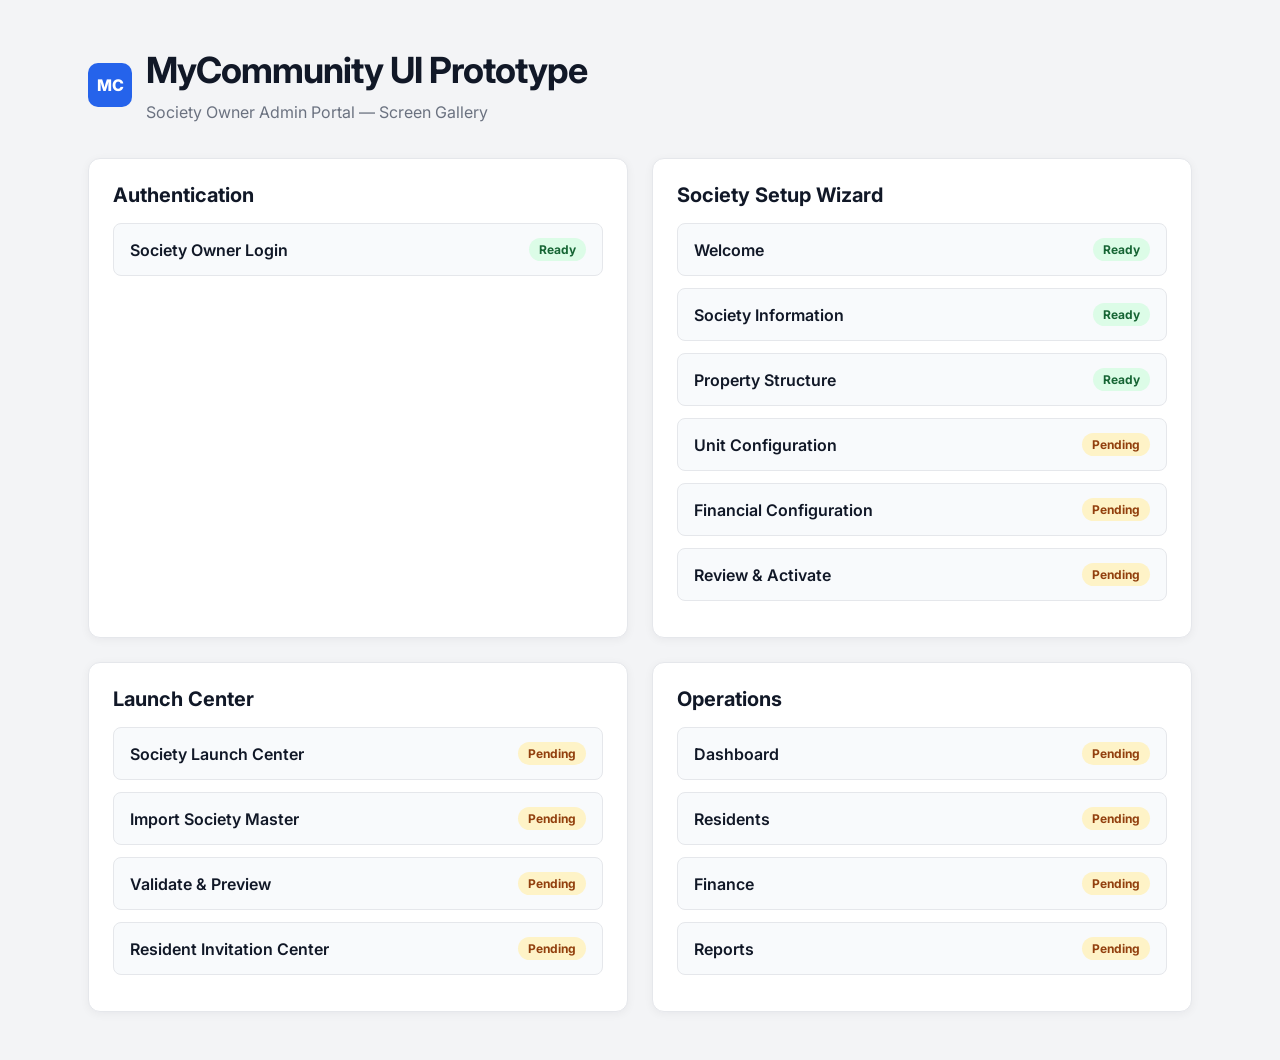
<file: index.html>
<!DOCTYPE html>
<html lang="en">
<head>
  <meta charset="UTF-8" />
  <meta name="viewport" content="width=device-width, initial-scale=1.0" />
  <title>MyCommunity UI Prototype</title>

  <link rel="stylesheet" href="assets/css/style.css" />
  <link rel="stylesheet" href="assets/css/components.css" />

  <style>
    body {
      margin: 0;
      font-family: "Inter", Arial, sans-serif;
      background: #f3f4f6;
      color: #111827;
    }

    .page {
      max-width: 1200px;
      margin: 0 auto;
      padding: 48px;
    }

    .header {
      margin-bottom: 36px;
    }

    .brand {
      display: flex;
      align-items: center;
      gap: 14px;
      margin-bottom: 16px;
    }

    .brand-icon {
      width: 44px;
      height: 44px;
      border-radius: 10px;
      background: #2563eb;
      color: #fff;
      display: grid;
      place-items: center;
      font-weight: 800;
    }

    h1 {
      margin: 0;
      font-size: 36px;
      letter-spacing: -1px;
    }

    .subtitle {
      color: #6b7280;
      font-size: 16px;
      margin-top: 10px;
    }

    .grid {
      display: grid;
      grid-template-columns: repeat(2, 1fr);
      gap: 24px;
    }

    .section {
      background: #fff;
      border: 1px solid #e5e7eb;
      border-radius: 12px;
      padding: 24px;
      box-shadow: 0 2px 10px rgba(15, 23, 42, 0.05);
    }

    .section h2 {
      margin: 0 0 16px;
      font-size: 20px;
    }

    .screen-link {
      display: flex;
      justify-content: space-between;
      align-items: center;
      padding: 14px 16px;
      border: 1px solid #e5e7eb;
      border-radius: 8px;
      background: #f8fafc;
      color: #111827;
      text-decoration: none;
      font-weight: 600;
      margin-bottom: 12px;
    }

    .screen-link:hover {
      border-color: #2563eb;
      background: #eff6ff;
      color: #2563eb;
    }

    .status {
      font-size: 12px;
      color: #166534;
      background: #dcfce7;
      padding: 4px 10px;
      border-radius: 999px;
      font-weight: 700;
    }

    .pending {
      color: #92400e;
      background: #fef3c7;
    }
  </style>
</head>

<body>
  <main class="page">
    <div class="header">
      <div class="brand">
        <div class="brand-icon">MC</div>
        <div>
          <h1>MyCommunity UI Prototype</h1>
          <div class="subtitle">Society Owner Admin Portal — Screen Gallery</div>
        </div>
      </div>
    </div>

    <div class="grid">
      <section class="section">
        <h2>Authentication</h2>

        <a class="screen-link" href="screens/authentication/society-owner-sign-in.html">
          Society Owner Login
          <span class="status">Ready</span>
        </a>
      </section>

      <section class="section">
        <h2>Society Setup Wizard</h2>

        <a class="screen-link" href="screens/onboarding/welcome.html">
          Welcome
          <span class="status">Ready</span>
        </a>

<a class="screen-link" href="screens/onboarding/society-information.html">
  Society Information
  <span class="status">Ready</span>
</a>

<a class="screen-link" href="screens/onboarding/property-structure.html">
  Property Structure
  <span class="status">Ready</span>
</a>

        <a class="screen-link" href="#">
          Unit Configuration
          <span class="status pending">Pending</span>
        </a>

        <a class="screen-link" href="#">
          Financial Configuration
          <span class="status pending">Pending</span>
        </a>

        <a class="screen-link" href="#">
          Review & Activate
          <span class="status pending">Pending</span>
        </a>
      </section>

      <section class="section">
        <h2>Launch Center</h2>

        <a class="screen-link" href="#">
          Society Launch Center
          <span class="status pending">Pending</span>
        </a>

        <a class="screen-link" href="#">
          Import Society Master
          <span class="status pending">Pending</span>
        </a>

        <a class="screen-link" href="#">
          Validate & Preview
          <span class="status pending">Pending</span>
        </a>

        <a class="screen-link" href="#">
          Resident Invitation Center
          <span class="status pending">Pending</span>
        </a>
      </section>

      <section class="section">
        <h2>Operations</h2>

        <a class="screen-link" href="#">
          Dashboard
          <span class="status pending">Pending</span>
        </a>

        <a class="screen-link" href="#">
          Residents
          <span class="status pending">Pending</span>
        </a>

        <a class="screen-link" href="#">
          Finance
          <span class="status pending">Pending</span>
        </a>

        <a class="screen-link" href="#">
          Reports
          <span class="status pending">Pending</span>
        </a>
      </section>
    </div>
  </main>
</body>
</html>
</file>
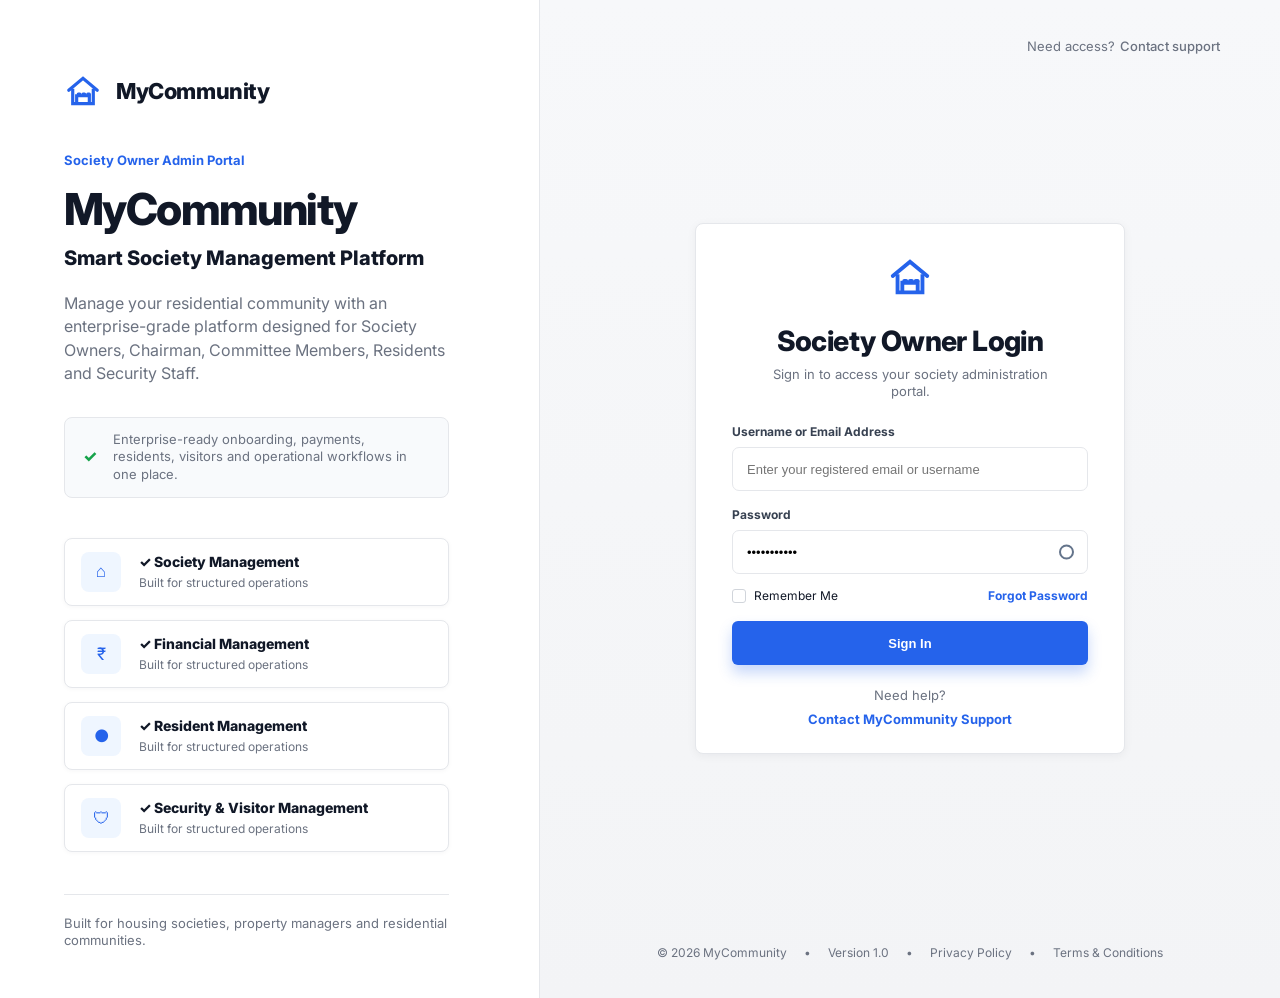
<file: screens/authentication/society-owner-sign-in.html>
<!DOCTYPE html>
<html lang="en">
<head>
  <meta charset="UTF-8" />
  <meta name="viewport" content="width=device-width, initial-scale=1.0" />
  <title>Society Owner Login | MyCommunity</title>

  <link rel="stylesheet" href="../../assets/css/style.css" />
  <link rel="stylesheet" href="../../assets/css/components.css" />
  <link rel="stylesheet" href="../../assets/css/layout.css" />

  <style>
    body {
      margin: 0;
      background: #e5e7eb;
      font-family: "Inter", Arial, sans-serif;
      color: #111827;
    }

    .login-page {
      min-height: 100vh;
      display: grid;
      grid-template-columns: 540px 1fr;
      background: linear-gradient(180deg, #f7f8fa 0%, #f3f4f6 100%);
    }

    .left-panel {
      background: #ffffff;
      border-right: 1px solid #e5e7eb;
      padding: 72px 64px 48px;
    }

    .brand {
      display: flex;
      align-items: center;
      gap: 14px;
      margin-bottom: 42px;
    }

    .brand-icon {
      width: 38px;
      height: 38px;
      color: #2563eb;
    }

    .brand-name {
      font-size: 22px;
      font-weight: 800;
      letter-spacing: -0.4px;
    }

    .portal-label {
      color: #2563eb;
      font-size: 13px;
      font-weight: 700;
      margin-bottom: 18px;
    }

    .hero-title {
      font-size: 44px;
      line-height: 1.05;
      font-weight: 800;
      letter-spacing: -1.6px;
      margin-bottom: 14px;
    }

    .hero-subtitle {
      font-size: 20px;
      font-weight: 800;
      margin-bottom: 22px;
    }

    .hero-copy {
      width: 390px;
      color: #6b7280;
      font-size: 16px;
      line-height: 1.45;
      margin-bottom: 32px;
    }

    .info-strip {
      width: 385px;
      min-height: 58px;
      background: #f8fafc;
      border: 1px solid #e5e7eb;
      border-radius: 8px;
      display: flex;
      align-items: center;
      gap: 16px;
      padding: 13px 18px;
      margin-bottom: 40px;
      color: #6b7280;
      font-size: 13px;
      line-height: 1.35;
    }

    .check {
      color: #16a34a;
      font-size: 16px;
      font-weight: 800;
    }

    .feature-list {
      width: 385px;
      display: flex;
      flex-direction: column;
      gap: 14px;
      margin-bottom: 42px;
    }

    .feature-item {
      height: 68px;
      background: #ffffff;
      border: 1px solid #e5e7eb;
      border-radius: 8px;
      box-shadow: 0 1px 5px rgba(15, 23, 42, 0.04);
      display: flex;
      align-items: center;
      gap: 18px;
      padding: 0 16px;
    }

    .feature-icon {
      width: 40px;
      height: 40px;
      border-radius: 8px;
      background: #eff6ff;
      color: #2563eb;
      display: grid;
      place-items: center;
      font-size: 17px;
      flex-shrink: 0;
    }

    .feature-title {
      font-size: 14px;
      font-weight: 800;
      margin-bottom: 5px;
    }

    .feature-desc {
      font-size: 12px;
      color: #6b7280;
    }

    .left-footer-line {
      width: 385px;
      height: 1px;
      background: #e5e7eb;
      margin-bottom: 20px;
    }

    .left-footer {
      width: 385px;
      font-size: 13px;
      line-height: 1.35;
      color: #6b7280;
    }

    .right-panel {
      position: relative;
      min-height: 100vh;
      background: linear-gradient(180deg, #f7f8fa 0%, #f3f4f6 100%);
      display: flex;
      align-items: center;
      justify-content: center;
    }

    .support-top {
      position: absolute;
      top: 38px;
      right: 60px;
      display: flex;
      align-items: center;
      gap: 5px;
      font-size: 13px;
      color: #6b7280;
      white-space: nowrap;
    }

    .support-top a {
      color: #6b7280;
      text-decoration: none;
      font-weight: 500;
    }

    .login-card {
      width: 430px;
      background: #ffffff;
      border: 1px solid #e5e7eb;
      border-radius: 8px;
      box-shadow: 0 2px 10px rgba(15, 23, 42, 0.05);
      padding: 30px 36px 26px;
      margin-top: -20px;
    }

    .login-icon {
      display: flex;
      justify-content: center;
      margin-bottom: 24px;
      color: #2563eb;
    }

    .login-icon svg {
      width: 46px;
      height: 46px;
    }

    .login-title {
      text-align: center;
      font-size: 28px;
      font-weight: 800;
      letter-spacing: -0.6px;
      margin-bottom: 8px;
    }

    .login-subtitle {
      text-align: center;
      color: #6b7280;
      font-size: 13px;
      line-height: 1.3;
      margin-bottom: 24px;
    }

    .form-group {
      margin-bottom: 16px;
    }

    .form-label {
      display: block;
      font-size: 12px;
      font-weight: 700;
      margin-bottom: 8px;
    }

    .form-input {
      width: 100%;
      height: 44px;
      border: 1px solid #e5e7eb;
      border-radius: 7px;
      padding: 0 14px;
      font-size: 13px;
      outline: none;
    }

    .password-wrap {
      position: relative;
    }

    .eye {
      position: absolute;
      right: 14px;
      top: 50%;
      transform: translateY(-50%);
      width: 15px;
      height: 15px;
      border: 2px solid #64748b;
      border-radius: 50%;
    }

    .form-row {
      display: flex;
      justify-content: space-between;
      align-items: center;
      font-size: 12px;
      margin: -2px 0 18px;
    }

    .remember {
      display: flex;
      align-items: center;
      gap: 8px;
      color: #111827;
    }

    .remember-box {
      width: 14px;
      height: 14px;
      border: 1px solid #d1d5db;
      border-radius: 3px;
      background: #ffffff;
    }

    .forgot {
      color: #2563eb;
      font-weight: 700;
      text-decoration: none;
    }

    .sign-btn {
      width: 100%;
      height: 44px;
      border: none;
      border-radius: 6px;
      background: #2563eb;
      color: #ffffff;
      font-size: 13px;
      font-weight: 800;
      cursor: pointer;
      box-shadow: 0 8px 14px rgba(37, 99, 235, 0.25);
    }

    .help-block {
      margin-top: 22px;
      text-align: center;
      font-size: 13px;
    }

    .help-block div {
      color: #6b7280;
      margin-bottom: 8px;
    }

    .help-block a {
      color: #2563eb;
      font-weight: 700;
      text-decoration: none;
    }

    .page-footer {
      position: absolute;
      bottom: 38px;
      left: 0;
      right: 0;
      text-align: center;
      color: #6b7280;
      font-size: 12px;
    }

    .page-footer span {
      margin: 0 14px;
    }

    @media (max-width: 960px) {
      .login-page {
        grid-template-columns: 1fr;
      }

      .left-panel {
        display: none;
      }
    }
  </style>
</head>

<body>
  <main class="login-page">
    <section class="left-panel">
      <div class="brand">
        <svg class="brand-icon" viewBox="0 0 24 24" fill="none">
          <path d="M3 11.5L12 4l9 7.5" stroke="currentColor" stroke-width="2" stroke-linecap="round"/>
          <path d="M5.5 10.5V20h13V10.5" stroke="currentColor" stroke-width="2"/>
          <path d="M8 20v-5h8v5" stroke="currentColor" stroke-width="2"/>
          <path d="M9 14h1M12 14h1M15 14h1" stroke="currentColor" stroke-width="2" stroke-linecap="round"/>
        </svg>
        <div class="brand-name">MyCommunity</div>
      </div>

      <div class="portal-label">Society Owner Admin Portal</div>
      <div class="hero-title">MyCommunity</div>
      <div class="hero-subtitle">Smart Society Management Platform</div>

      <p class="hero-copy">
        Manage your residential community with an enterprise-grade platform designed for Society Owners, Chairman,
        Committee Members, Residents and Security Staff.
      </p>

      <div class="info-strip">
        <span class="check">✓</span>
        <span>Enterprise-ready onboarding, payments, residents, visitors and operational workflows in one place.</span>
      </div>

      <div class="feature-list">
        <div class="feature-item">
          <div class="feature-icon">⌂</div>
          <div>
            <div class="feature-title">✓ Society Management</div>
            <div class="feature-desc">Built for structured operations</div>
          </div>
        </div>

        <div class="feature-item">
          <div class="feature-icon">₹</div>
          <div>
            <div class="feature-title">✓ Financial Management</div>
            <div class="feature-desc">Built for structured operations</div>
          </div>
        </div>

        <div class="feature-item">
          <div class="feature-icon">●</div>
          <div>
            <div class="feature-title">✓ Resident Management</div>
            <div class="feature-desc">Built for structured operations</div>
          </div>
        </div>

        <div class="feature-item">
          <div class="feature-icon">🛡</div>
          <div>
            <div class="feature-title">✓ Security & Visitor Management</div>
            <div class="feature-desc">Built for structured operations</div>
          </div>
        </div>
      </div>

      <div class="left-footer-line"></div>
      <div class="left-footer">
        Built for housing societies, property managers and residential communities.
      </div>
    </section>

    <section class="right-panel">
      <div class="support-top">
        Need access? <a href="#">Contact support</a>
      </div>

      <div class="login-card">
        <div class="login-icon">
          <svg viewBox="0 0 24 24" fill="none">
            <path d="M3 11.5L12 4l9 7.5" stroke="currentColor" stroke-width="2" stroke-linecap="round"/>
            <path d="M5.5 10.5V20h13V10.5" stroke="currentColor" stroke-width="2"/>
            <path d="M8 20v-5h8v5" stroke="currentColor" stroke-width="2"/>
            <path d="M9 14h1M12 14h1M15 14h1" stroke="currentColor" stroke-width="2" stroke-linecap="round"/>
          </svg>
        </div>

        <div class="login-title">Society Owner Login</div>
        <div class="login-subtitle">
          Sign in to access your society administration<br />portal.
        </div>

        <div class="form-group">
          <label class="form-label">Username or Email Address</label>
          <input class="form-input" type="text" placeholder="Enter your registered email or username" />
        </div>

        <div class="form-group">
          <label class="form-label">Password</label>
          <div class="password-wrap">
            <input class="form-input" type="password" value="password123" />
            <span class="eye"></span>
          </div>
        </div>

        <div class="form-row">
          <div class="remember">
            <span class="remember-box"></span>
            <span>Remember Me</span>
          </div>
          <a class="forgot" href="#">Forgot Password</a>
        </div>

        <button class="sign-btn">Sign In</button>

        <div class="help-block">
          <div>Need help?</div>
          <a href="#">Contact MyCommunity Support</a>
        </div>
      </div>

      <div class="page-footer">
        © 2026 MyCommunity
        <span>•</span>
        Version 1.0
        <span>•</span>
        Privacy Policy
        <span>•</span>
        Terms & Conditions
      </div>
    </section>
  </main>
</body>
</html>
</file>
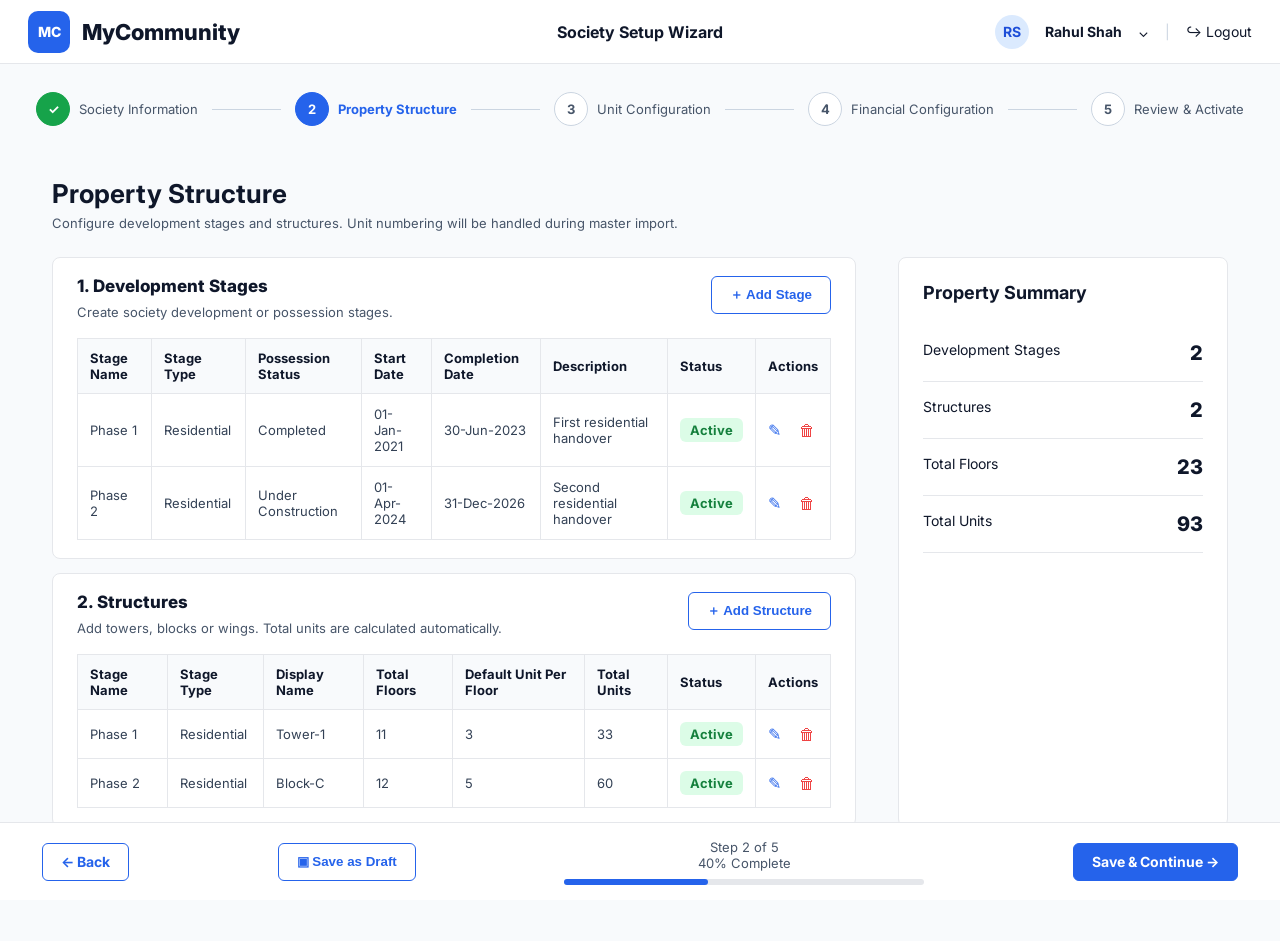
<file: screens/onboarding/property-structure.html>
<!DOCTYPE html>
<html lang="en">
<head>
  <meta charset="UTF-8" />
  <meta name="viewport" content="width=device-width, initial-scale=1.0" />
  <title>Property Structure | MyCommunity</title>
  <style>
    @import url("https://fonts.googleapis.com/css2?family=Inter:wght@400;500;600;700;800&display=swap");
    *{box-sizing:border-box;margin:0;padding:0}
    body{font-family:Inter,Arial,sans-serif;background:#f8fafc;color:#0f172a;font-size:14px}
    .topbar{height:64px;background:#fff;border-bottom:1px solid #e5e7eb;display:flex;align-items:center;justify-content:space-between;padding:0 28px}
    .brand{display:flex;align-items:center;gap:12px}.brand-icon{width:42px;height:42px;border-radius:10px;background:#2563eb;color:#fff;display:grid;place-items:center;font-weight:800}.brand-title{font-size:22px;font-weight:800}
    .wizard-title{position:absolute;left:50%;transform:translateX(-50%);font-weight:700;font-size:16px}
    .user{display:flex;align-items:center;gap:16px}.avatar{width:34px;height:34px;border-radius:50%;background:#dbeafe;display:grid;place-items:center;font-weight:700;color:#1d4ed8}
    .stepper{display:flex;align-items:center;gap:14px;margin:28px 36px 24px}.step{display:flex;align-items:center;gap:9px;color:#475569;font-size:13px}.step.active{color:#2563eb;font-weight:700}.circle{width:34px;height:34px;border-radius:50%;border:1px solid #cbd5e1;display:grid;place-items:center;background:#fff;font-weight:700}.done .circle{background:#16a34a;color:#fff;border-color:#16a34a}.active .circle{background:#2563eb;color:#fff;border-color:#2563eb}.line{height:1px;background:#cbd5e1;flex:1}
    .content{padding:28px 52px 100px}h1{font-size:26px;margin-bottom:6px}.subtitle{color:#475569;font-size:13px;margin-bottom:26px}
    .layout{display:grid;grid-template-columns:1fr 330px;gap:42px}.card{background:#fff;border:1px solid #e5e7eb;border-radius:8px;margin-bottom:14px}.section{padding:18px 24px}.section-head{display:flex;justify-content:space-between;margin-bottom:18px}.section-title{font-size:17px;font-weight:800;margin-bottom:8px}.section-subtitle{font-size:13px;color:#475569}
    .btn{height:38px;border-radius:6px;border:1px solid #2563eb;background:#fff;color:#2563eb;padding:0 18px;font-weight:700;cursor:pointer;text-decoration:none;display:inline-flex;align-items:center}.btn-primary{background:#2563eb;color:#fff}.btn-light{border-color:#cbd5e1;color:#334155}
    table{width:100%;border-collapse:collapse;font-size:13px}th{background:#f8fafc;text-align:left;padding:11px 12px;border:1px solid #e5e7eb}td{padding:12px;border:1px solid #e5e7eb;color:#334155}.badge{display:inline-flex;padding:4px 10px;border-radius:6px;background:#dcfce7;color:#15803d;font-weight:700}.actions{color:#2563eb;font-size:16px;display:flex;gap:18px}.delete{color:#ef4444}
    .inline-form{display:none;background:#f8fafc;border:1px solid #dbeafe;border-radius:8px;padding:18px;margin-bottom:18px}.inline-form.open{display:block}.form-grid{display:grid;grid-template-columns:repeat(4,1fr);gap:14px}.field label{display:block;font-size:12px;font-weight:700;margin-bottom:7px}.input,.select{height:38px;border:1px solid #cbd5e1;border-radius:6px;background:#fff;padding:0 10px;font-size:13px;width:100%}.input[readonly]{background:#f1f5f9}.form-actions{display:flex;justify-content:flex-end;gap:10px;margin-top:16px}
    .summary{padding:24px}.summary h2{font-size:18px;margin-bottom:22px}.summary-item{display:flex;justify-content:space-between;padding:16px 0;border-bottom:1px solid #e5e7eb}.summary-value{font-weight:800;font-size:20px}
    .bottom{position:fixed;left:0;right:0;bottom:0;height:78px;background:#fff;border-top:1px solid #e5e7eb;display:flex;align-items:center;justify-content:space-between;padding:0 42px}.bar{width:360px;height:6px;background:#e5e7eb;border-radius:99px;margin-top:8px}.bar span{display:block;width:40%;height:100%;background:#2563eb;border-radius:99px}.bottom-center{text-align:center;font-size:13px;color:#475569}
  </style>
</head>
<body>
<header class="topbar">
  <div class="brand"><div class="brand-icon">MC</div><span class="brand-title">MyCommunity</span></div>
  <div class="wizard-title">Society Setup Wizard</div>
  <div class="user"><div class="avatar">RS</div><b>Rahul Shah</b><span>⌄</span><span style="color:#cbd5e1">|</span><span>↪ Logout</span></div>
</header>

<div class="stepper">
  <div class="step done"><div class="circle">✓</div>Society Information</div><div class="line"></div>
  <div class="step active"><div class="circle">2</div>Property Structure</div><div class="line"></div>
  <div class="step"><div class="circle">3</div>Unit Configuration</div><div class="line"></div>
  <div class="step"><div class="circle">4</div>Financial Configuration</div><div class="line"></div>
  <div class="step"><div class="circle">5</div>Review & Activate</div>
</div>

<main class="content">
  <h1>Property Structure</h1>
  <div class="subtitle">Configure development stages and structures. Unit numbering will be handled during master import.</div>

  <div class="layout">
    <section>
      <div class="card">
        <div class="section">
          <div class="section-head">
            <div><div class="section-title">1. Development Stages</div><div class="section-subtitle">Create society development or possession stages.</div></div>
            <button class="btn" onclick="toggleForm('stageForm')">＋ Add Stage</button>
          </div>

          <div id="stageForm" class="inline-form">
            <div class="form-grid">
              <div class="field"><label>Stage Name *</label><input class="input" value="Phase 2"></div>
              <div class="field"><label>Stage Type *</label><select class="select"><option>Residential</option><option>Commercial</option><option>Mixed Use</option></select></div>
              <div class="field"><label>Possession Status *</label><select class="select"><option>Completed</option><option>Under Construction</option><option>Planned</option><option>Partially Possessed</option></select></div>
              <div class="field"><label>Status *</label><select class="select"><option>Active</option><option>Inactive</option></select></div>
              <div class="field"><label>Start Date</label><input class="input" type="date"></div>
              <div class="field"><label>Completion Date</label><input class="input" type="date"></div>
              <div class="field" style="grid-column:span 2"><label>Description</label><input class="input" value="Residential towers handed over in second phase"></div>
            </div>
            <div class="form-actions"><button class="btn btn-light" onclick="toggleForm('stageForm')">Cancel</button><button class="btn btn-primary" onclick="toggleForm('stageForm')">Save Stage</button></div>
          </div>

          <table>
            <thead><tr><th>Stage Name</th><th>Stage Type</th><th>Possession Status</th><th>Start Date</th><th>Completion Date</th><th>Description</th><th>Status</th><th>Actions</th></tr></thead>
            <tbody>
              <tr><td>Phase 1</td><td>Residential</td><td>Completed</td><td>01-Jan-2021</td><td>30-Jun-2023</td><td>First residential handover</td><td><span class="badge">Active</span></td><td><div class="actions">✎ <span class="delete">🗑</span></div></td></tr>
              <tr><td>Phase 2</td><td>Residential</td><td>Under Construction</td><td>01-Apr-2024</td><td>31-Dec-2026</td><td>Second residential handover</td><td><span class="badge">Active</span></td><td><div class="actions">✎ <span class="delete">🗑</span></div></td></tr>
            </tbody>
          </table>
        </div>
      </div>

      <div class="card">
        <div class="section">
          <div class="section-head">
            <div><div class="section-title">2. Structures</div><div class="section-subtitle">Add towers, blocks or wings. Total units are calculated automatically.</div></div>
            <button class="btn" onclick="toggleForm('structureForm')">＋ Add Structure</button>
          </div>

          <div id="structureForm" class="inline-form">
            <div class="form-grid">
              <div class="field"><label>Stage Name *</label><select class="select" id="stageName" onchange="syncStageType()"><option data-type="Residential">Phase 1</option><option data-type="Residential">Phase 2</option></select></div>
              <div class="field"><label>Stage Type</label><input id="stageType" class="input" value="Residential" readonly></div>
              <div class="field"><label>Structure Type *</label><select id="structureType" class="select" onchange="updateDisplayName()"><option>Tower</option><option>Block</option><option>Wing</option></select></div>
              <div class="field"><label>Structure Identity *</label><input id="structureCode" class="input" value="1" maxlength="5" oninput="formatCode();updateDisplayName()"></div>
              <div class="field"><label>Display Name</label><input id="displayName" class="input" value="Tower-1" readonly></div>
              <div class="field"><label>Total Floors *</label><input id="floors" class="input" value="11" oninput="updateTotalUnits()"></div>
              <div class="field"><label>Default Units Per Floor *</label><input id="unitsPerFloor" class="input" value="3" oninput="updateTotalUnits()"></div>
              <div class="field"><label>Total Units</label><input id="totalUnits" class="input" value="33" readonly></div>
              <div class="field"><label>Status *</label><select class="select"><option>Active</option><option>Inactive</option></select></div>
            </div>
            <div class="form-actions"><button class="btn btn-light" onclick="toggleForm('structureForm')">Cancel</button><button class="btn btn-primary" onclick="toggleForm('structureForm')">Save Structure</button></div>
          </div>

          <table>
            <thead><tr><th>Stage Name</th><th>Stage Type</th><th>Display Name</th><th>Total Floors</th><th>Default Unit Per Floor</th><th>Total Units</th><th>Status</th><th>Actions</th></tr></thead>
            <tbody>
              <tr><td>Phase 1</td><td>Residential</td><td>Tower-1</td><td>11</td><td>3</td><td>33</td><td><span class="badge">Active</span></td><td><div class="actions">✎ <span class="delete">🗑</span></div></td></tr>
              <tr><td>Phase 2</td><td>Residential</td><td>Block-C</td><td>12</td><td>5</td><td>60</td><td><span class="badge">Active</span></td><td><div class="actions">✎ <span class="delete">🗑</span></div></td></tr>
            </tbody>
          </table>
        </div>
      </div>
    </section>

    <aside class="card summary">
      <h2>Property Summary</h2>
      <div class="summary-item"><span>Development Stages</span><span class="summary-value">2</span></div>
      <div class="summary-item"><span>Structures</span><span class="summary-value">2</span></div>
      <div class="summary-item"><span>Total Floors</span><span class="summary-value">23</span></div>
      <div class="summary-item"><span>Total Units</span><span class="summary-value">93</span></div>
    </aside>
  </div>
</main>

<div class="bottom">
  <a href="society-information.html" class="btn">← Back</a>
  <button class="btn">▣ Save as Draft</button>
  <div class="bottom-center">Step 2 of 5<br>40% Complete<div class="bar"><span></span></div></div>
  <a href="unit-configuration.html" class="btn btn-primary">Save & Continue →</a>
</div>

<script>
  function toggleForm(id){document.getElementById(id).classList.toggle("open")}
  function formatCode(){const e=document.getElementById("structureCode");e.value=e.value.toUpperCase().replace(/[^A-Z0-9]/g,"")}
  function updateDisplayName(){document.getElementById("displayName").value=document.getElementById("structureType").value+"-"+document.getElementById("structureCode").value}
  function updateTotalUnits(){document.getElementById("totalUnits").value=(parseInt(document.getElementById("floors").value||0)*parseInt(document.getElementById("unitsPerFloor").value||0))}
  function syncStageType(){const s=document.getElementById("stageName");document.getElementById("stageType").value=s.options[s.selectedIndex].dataset.type}
</script>
</body>
</html>
</file>
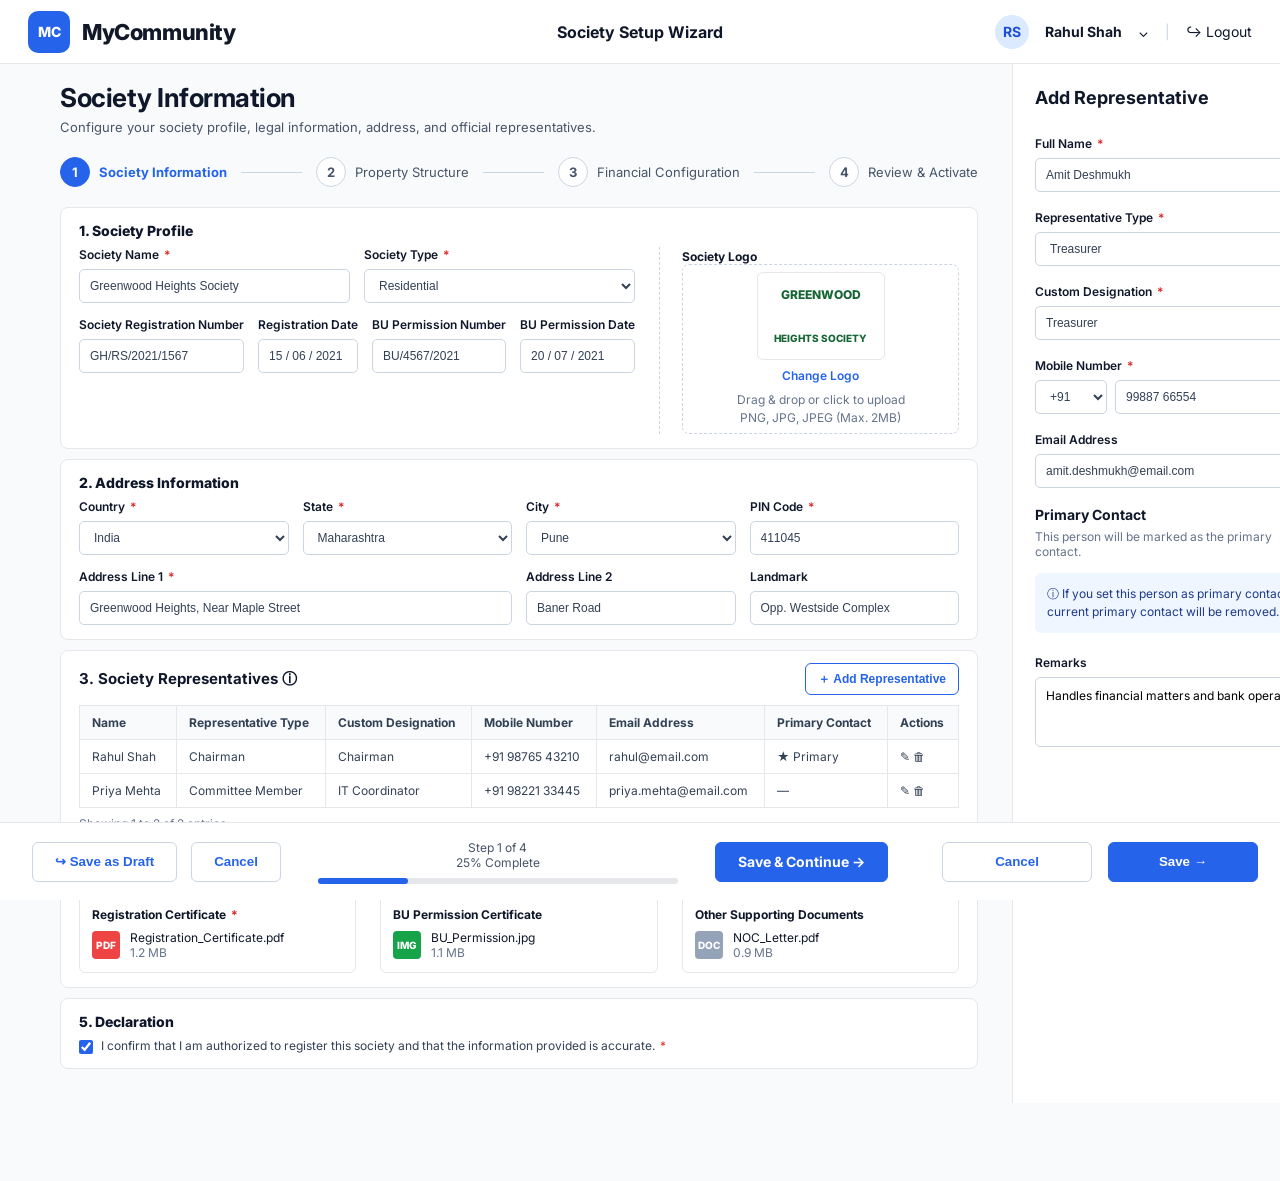
<file: screens/onboarding/society-information.html>
<!DOCTYPE html>
<html lang="en">
<head>
  <meta charset="UTF-8" />
  <meta name="viewport" content="width=device-width, initial-scale=1.0" />
  <title>Society Information | MyCommunity</title>

  <style>
    @import url("https://fonts.googleapis.com/css2?family=Inter:wght@400;500;600;700;800&display=swap");

    *{box-sizing:border-box;margin:0;padding:0}
    body{font-family:Inter,Arial,sans-serif;background:#f8fafc;color:#0f172a;font-size:14px}
    .page{min-height:100vh;padding-bottom:78px}
    .topbar{height:64px;background:#fff;border-bottom:1px solid #e5e7eb;display:flex;align-items:center;justify-content:space-between;padding:0 28px}
    .brand{display:flex;align-items:center;gap:12px}
    .brand-icon{width:42px;height:42px;border-radius:10px;background:#2563eb;color:#fff;display:grid;place-items:center;font-weight:800}
    .brand-title{font-size:22px;font-weight:800;letter-spacing:-.4px;color:#111827}
    .wizard-title{position:absolute;left:50%;transform:translateX(-50%);font-weight:700;font-size:16px}
    .user{display:flex;align-items:center;gap:16px}
    .avatar{width:34px;height:34px;border-radius:50%;background:#dbeafe;display:grid;place-items:center;font-weight:700;color:#1d4ed8}

    .main{display:grid;grid-template-columns:1fr 360px}
    .content{padding:18px 34px 24px 60px}
    .drawer{background:#fff;border-left:1px solid #e5e7eb;padding:20px 22px}

    h1{font-size:26px;letter-spacing:-.5px;margin-bottom:6px}
    .subtitle{color:#475569;font-size:13px;margin-bottom:22px}

    .stepper{display:flex;align-items:center;gap:14px;margin-bottom:20px}
    .step{display:flex;align-items:center;gap:9px;color:#475569;font-size:13px;white-space:nowrap}
    .step.active{color:#2563eb;font-weight:700}
    .circle{width:30px;height:30px;border-radius:50%;border:1px solid #cbd5e1;display:grid;place-items:center;background:#fff;font-weight:700}
    .active .circle{background:#2563eb;color:#fff;border-color:#2563eb}
    .line{height:1px;background:#cbd5e1;flex:1}

    .card{background:#fff;border:1px solid #e5e7eb;border-radius:8px;margin-bottom:10px}
    .card-header{font-weight:800;padding:14px 18px 8px}
    .section-body{padding:0 18px 14px}

    .profile-grid{display:grid;grid-template-columns:1fr 300px;gap:24px}
    .form-grid{display:grid;grid-template-columns:repeat(2,1fr);gap:14px}
    .form-grid.second-row{grid-template-columns:repeat(4,1fr);margin-top:14px}
    .field label{display:block;font-size:12px;font-weight:600;margin-bottom:7px;color:#0f172a;white-space:nowrap}
    .req{color:#dc2626;margin-left:2px}
    .input,.select{height:34px;border:1px solid #cbd5e1;border-radius:5px;background:#fff;padding:0 10px;font-size:12px;width:100%;color:#334155}

    .logo-upload{border-left:1px dashed #cbd5e1;padding-left:22px}
    .upload-box{height:170px;border:1px dashed #cbd5e1;border-radius:7px;display:flex;align-items:center;justify-content:center;text-align:center;color:#64748b;font-size:12px;padding:12px}
    .logo-preview{width:128px;height:88px;border:1px solid #e5e7eb;border-radius:6px;margin:0 auto 8px;display:grid;place-items:center;font-weight:800;color:#166534;background:#fff}
    .upload-text{margin-top:8px;line-height:1.5}
    .link{color:#2563eb;font-weight:600;text-decoration:none;font-size:12px}

    .address-grid{display:grid;grid-template-columns:repeat(4,1fr);gap:14px}
    .address-line{grid-column:span 2}

    .table{width:100%;border-collapse:collapse;font-size:12px}
    .table th{background:#f8fafc;text-align:left;padding:9px 12px;border:1px solid #e5e7eb;color:#334155;font-weight:700}
    .table td{padding:9px 12px;border:1px solid #e5e7eb;color:#334155}
    .section-title-row{display:flex;align-items:center;justify-content:space-between;padding:12px 18px 10px}
    .section-title-row h3{font-size:15px}
    .btn-small{height:32px;border:1px solid #2563eb;background:#fff;color:#2563eb;border-radius:6px;padding:0 12px;font-weight:700;font-size:12px}

    .docs{display:grid;grid-template-columns:repeat(3,1fr);gap:24px;padding:0 18px 14px}
    .doc-box{border:1px solid #e5e7eb;border-radius:6px;padding:12px;font-size:12px}
    .doc-file{display:flex;align-items:center;gap:10px;margin-top:8px}
    .pdf{width:28px;height:28px;background:#ef4444;color:#fff;border-radius:4px;display:grid;place-items:center;font-size:10px;font-weight:800}
    .img{width:28px;height:28px;background:#16a34a;color:#fff;border-radius:4px;display:grid;place-items:center;font-size:10px;font-weight:800}

    .declaration{padding:0 18px 14px;font-size:12px;color:#334155}
    .check{width:14px;height:14px;vertical-align:middle;margin-right:8px;accent-color:#2563eb}

    .drawer-title{display:flex;justify-content:space-between;align-items:center;margin-bottom:26px}
    .drawer-title h2{font-size:18px}
    .drawer .field{margin-bottom:18px}
    .phone-row{display:grid;grid-template-columns:72px 1fr;gap:8px}
    .toggle-row{display:flex;justify-content:space-between;align-items:center;margin:8px 0 8px}
    .toggle{width:38px;height:20px;background:#2563eb;border-radius:999px;position:relative}
    .toggle:after{content:"";position:absolute;right:2px;top:2px;width:16px;height:16px;background:#fff;border-radius:50%}
    .info{background:#eff6ff;color:#1e3a8a;border-radius:6px;padding:12px;font-size:12px;line-height:1.5;margin:14px 0 22px}
    textarea{width:100%;height:70px;border:1px solid #cbd5e1;border-radius:5px;padding:10px;font-family:Inter;font-size:12px;resize:none}

    .drawer-footer{position:fixed;right:0;bottom:0;width:360px;height:78px;background:#fff;border-top:1px solid #e5e7eb;display:flex;align-items:center;gap:16px;padding:0 22px}
    .bottom{position:fixed;left:0;right:360px;bottom:0;height:78px;background:#fff;border-top:1px solid #e5e7eb;display:flex;align-items:center;justify-content:space-between;padding:0 32px}
    .btn{height:40px;border-radius:6px;border:1px solid #cbd5e1;background:#fff;padding:0 22px;font-weight:700;color:#2563eb}
    .primary{background:#2563eb;color:#fff;border-color:#2563eb}
    .bottom-center{text-align:center;font-size:12px;color:#475569}
    .bar{width:360px;height:6px;background:#e5e7eb;border-radius:99px;margin-top:8px}
    .bar span{display:block;width:25%;height:100%;background:#2563eb;border-radius:99px}
  </style>
</head>

<body>
<div class="page">
  <header class="topbar">
    <div class="brand">
      <div class="brand-icon">MC</div>
      <span class="brand-title">MyCommunity</span>
    </div>
    <div class="wizard-title">Society Setup Wizard</div>
    <div class="user">
      <div class="avatar">RS</div>
      <b>Rahul Shah</b>
      <span>⌄</span>
      <span style="color:#cbd5e1">|</span>
      <span>↪ Logout</span>
    </div>
  </header>

  <main class="main">
    <section class="content">
      <h1>Society Information</h1>
      <div class="subtitle">Configure your society profile, legal information, address, and official representatives.</div>

      <div class="stepper">
        <div class="step active"><div class="circle">1</div>Society Information</div><div class="line"></div>
        <div class="step"><div class="circle">2</div>Property Structure</div><div class="line"></div>
        <div class="step"><div class="circle">3</div>Financial Configuration</div><div class="line"></div>
        <div class="step"><div class="circle">4</div>Review & Activate</div>
      </div>

      <section class="card">
        <div class="card-header">1. Society Profile</div>
        <div class="section-body profile-grid">
          <div>
            <div class="form-grid">
              <div class="field">
                <label>Society Name <span class="req">*</span></label>
                <input class="input" value="Greenwood Heights Society">
              </div>

              <div class="field">
                <label>Society Type <span class="req">*</span></label>
                <select class="select">
                  <option value="">Select Society Type</option>
                  <option selected>Residential</option>
                  <option>Commercial</option>
                  <option>Mixed Use</option>
                </select>
              </div>
            </div>

            <div class="form-grid second-row">
              <div class="field">
                <label>Society Registration Number</label>
                <input class="input" value="GH/RS/2021/1567">
              </div>

              <div class="field">
                <label>Registration Date</label>
                <input class="input" value="15 / 06 / 2021">
              </div>

              <div class="field">
                <label>BU Permission Number</label>
                <input class="input" value="BU/4567/2021">
              </div>

              <div class="field">
                <label>BU Permission Date</label>
                <input class="input" value="20 / 07 / 2021">
              </div>
            </div>
          </div>

          <div class="logo-upload">
            <label style="font-size:12px;font-weight:700">Society Logo</label>
            <div class="upload-box">
              <div>
                <div class="logo-preview">GREENWOOD<br><small>HEIGHTS SOCIETY</small></div>
                <a class="link">Change Logo</a>
                <div class="upload-text">
                  Drag & drop or click to upload<br>
                  PNG, JPG, JPEG (Max. 2MB)
                </div>
              </div>
            </div>
          </div>
        </div>
      </section>

      <section class="card">
        <div class="card-header">2. Address Information</div>
        <div class="section-body address-grid">
          <div class="field"><label>Country <span class="req">*</span></label><select class="select"><option>India</option></select></div>
          <div class="field"><label>State <span class="req">*</span></label><select class="select"><option>Maharashtra</option></select></div>
          <div class="field"><label>City <span class="req">*</span></label><select class="select"><option>Pune</option></select></div>
          <div class="field"><label>PIN Code <span class="req">*</span></label><input class="input" value="411045"></div>
          <div class="field address-line"><label>Address Line 1 <span class="req">*</span></label><input class="input" value="Greenwood Heights, Near Maple Street"></div>
          <div class="field"><label>Address Line 2</label><input class="input" value="Baner Road"></div>
          <div class="field"><label>Landmark</label><input class="input" value="Opp. Westside Complex"></div>
        </div>
      </section>

      <section class="card">
        <div class="section-title-row">
          <h3>3. Society Representatives ⓘ</h3>
          <button class="btn-small">＋ Add Representative</button>
        </div>

        <div style="padding:0 18px 12px">
          <table class="table">
            <thead>
              <tr>
                <th>Name</th>
                <th>Representative Type</th>
                <th>Custom Designation</th>
                <th>Mobile Number</th>
                <th>Email Address</th>
                <th>Primary Contact</th>
                <th>Actions</th>
              </tr>
            </thead>
            <tbody>
              <tr>
                <td>Rahul Shah</td>
                <td>Chairman</td>
                <td>Chairman</td>
                <td>+91 98765 43210</td>
                <td>rahul@email.com</td>
                <td>★ Primary</td>
                <td>✎ 🗑</td>
              </tr>
              <tr>
                <td>Priya Mehta</td>
                <td>Committee Member</td>
                <td>IT Coordinator</td>
                <td>+91 98221 33445</td>
                <td>priya.mehta@email.com</td>
                <td>—</td>
                <td>✎ 🗑</td>
              </tr>
            </tbody>
          </table>
          <div style="font-size:12px;color:#64748b;margin-top:8px">Showing 1 to 2 of 2 entries</div>
        </div>
      </section>

      <section class="card">
        <div class="card-header">4. Legal Documents <span style="font-size:11px;color:#64748b;margin-left:14px">Supported formats: PDF, PNG, JPG, JPEG (Max. 10MB)</span></div>
        <div class="docs">
          <div class="doc-box"><b>Registration Certificate <span class="req">*</span></b><div class="doc-file"><div class="pdf">PDF</div><div>Registration_Certificate.pdf<br><span style="color:#64748b">1.2 MB</span></div></div></div>
          <div class="doc-box"><b>BU Permission Certificate</b><div class="doc-file"><div class="img">IMG</div><div>BU_Permission.jpg<br><span style="color:#64748b">1.1 MB</span></div></div></div>
          <div class="doc-box"><b>Other Supporting Documents</b><div class="doc-file"><div class="pdf" style="background:#94a3b8">DOC</div><div>NOC_Letter.pdf<br><span style="color:#64748b">0.9 MB</span></div></div></div>
        </div>
      </section>

      <section class="card">
        <div class="card-header">5. Declaration</div>
        <div class="declaration"><input type="checkbox" class="check" checked>I confirm that I am authorized to register this society and that the information provided is accurate. <span class="req">*</span></div>
      </section>
    </section>

    <aside class="drawer">
      <div class="drawer-title"><h2>Add Representative</h2><span style="font-size:22px">×</span></div>

      <div class="field">
        <label>Full Name <span class="req">*</span></label>
        <input class="input" value="Amit Deshmukh">
      </div>

      <div class="field">
        <label>Representative Type <span class="req">*</span></label>
        <select class="select">
          <option value="">Select Representative Type</option>
          <option>Chairman</option>
          <option>Secretary</option>
          <option selected>Treasurer</option>
          <option>Vice Chairman</option>
          <option>Joint Secretary</option>
          <option>Committee Member</option>
          <option>Society Manager</option>
          <option>Builder Representative</option>
          <option>Authorized Signatory</option>
          <option>Other</option>
        </select>
      </div>

      <div class="field">
        <label>Custom Designation <span class="req">*</span></label>
        <input class="input" type="text" value="Treasurer" placeholder="e.g. IT Coordinator, Legal Advisor">
      </div>

      <div class="field">
        <label>Mobile Number <span class="req">*</span></label>
        <div class="phone-row">
          <select class="select"><option>+91</option></select>
          <input class="input" value="99887 66554">
        </div>
      </div>

      <div class="field">
        <label>Email Address</label>
        <input class="input" value="amit.deshmukh@email.com">
      </div>

      <div class="toggle-row">
        <div><b>Primary Contact</b><div style="font-size:12px;color:#64748b;margin-top:6px">This person will be marked as the primary contact.</div></div>
        <div class="toggle"></div>
      </div>

      <div class="info">ⓘ If you set this person as primary contact, the current primary contact will be removed.</div>

      <div class="field">
        <label>Remarks</label>
        <textarea>Handles financial matters and bank operations.</textarea>
        <div style="text-align:right;color:#64748b;font-size:12px">46 / 250</div>
      </div>
    </aside>
  </main>

  <div class="bottom">
    <div style="display:flex;gap:14px"><button class="btn">↪ Save as Draft</button><button class="btn">Cancel</button></div>
    <div class="bottom-center">Step 1 of 4<br>25% Complete<div class="bar"><span></span></div></div>
    <a href="property-structure.html" class="btn primary" style="text-decoration:none;display:flex;align-items:center">Save & Continue →</a>
  </div>

  <div class="drawer-footer">
    <button class="btn" style="flex:1">Cancel</button>
    <button class="btn primary" style="flex:1">Save →</button>
  </div>
</div>
</body>
</html>
</file>
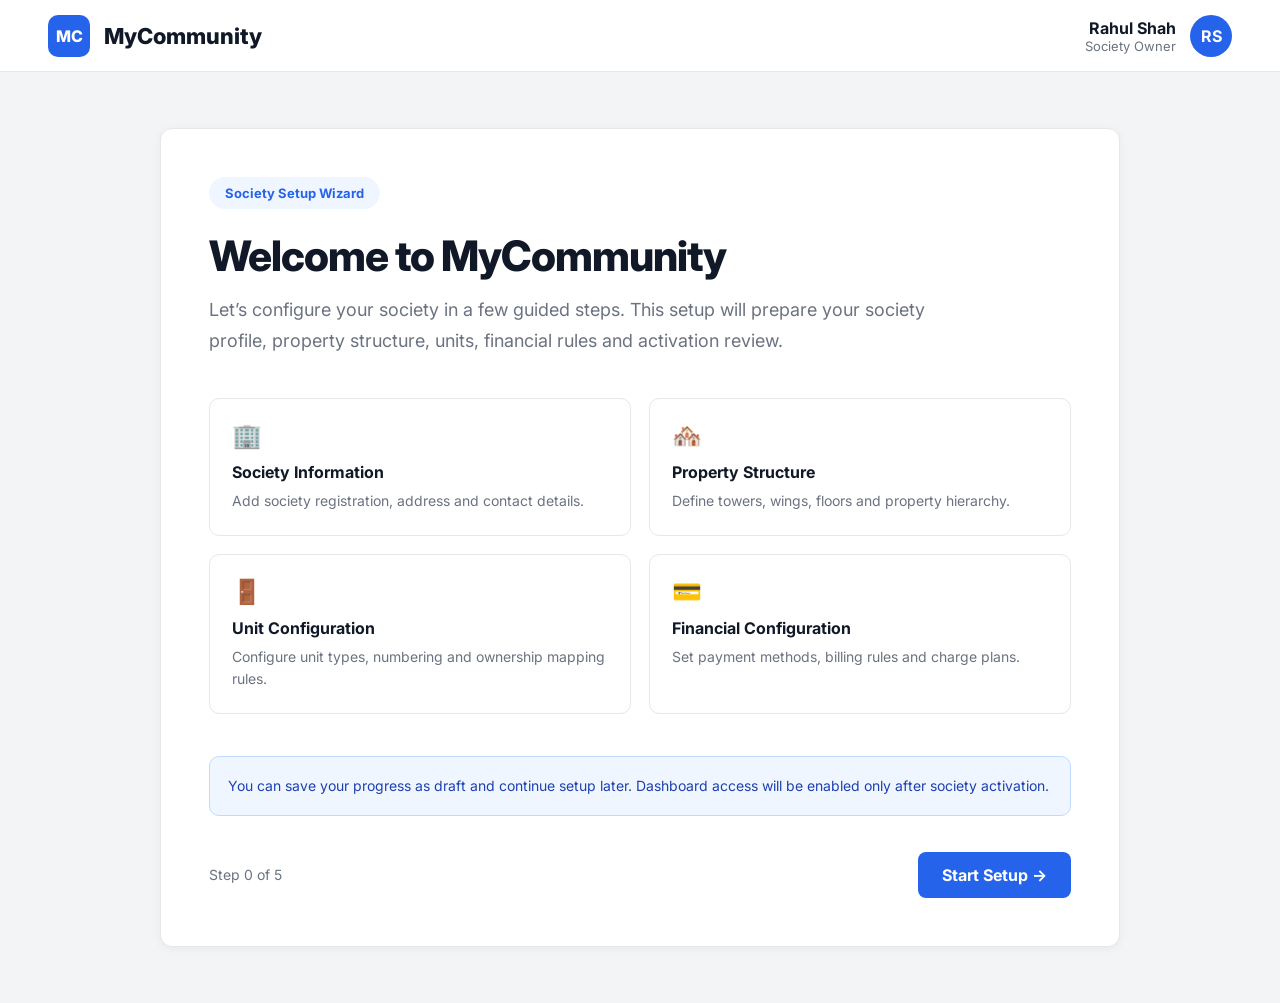
<file: screens/onboarding/welcome.html>
<!DOCTYPE html>
<html lang="en">
<head>
  <meta charset="UTF-8" />
  <meta name="viewport" content="width=device-width, initial-scale=1.0" />
  <title>Welcome | Society Setup Wizard</title>

  <link rel="stylesheet" href="../../assets/css/style.css" />
  <link rel="stylesheet" href="../../assets/css/components.css" />
</head>

<body>
  <div style="min-height:100vh;background:#f3f4f6;font-family:Inter,Arial,sans-serif;">
    <header style="height:72px;background:#fff;border-bottom:1px solid #e5e7eb;display:flex;align-items:center;justify-content:space-between;padding:0 48px;">
      <div style="display:flex;align-items:center;gap:14px;">
        <div style="width:42px;height:42px;border-radius:10px;background:#2563eb;color:#fff;display:grid;place-items:center;font-weight:800;">MC</div>
        <div style="font-size:22px;font-weight:800;">MyCommunity</div>
      </div>

      <div style="display:flex;align-items:center;gap:14px;">
        <div style="text-align:right;">
          <div style="font-weight:700;">Rahul Shah</div>
          <div style="font-size:13px;color:#6b7280;">Society Owner</div>
        </div>
        <div style="width:42px;height:42px;border-radius:50%;background:#2563eb;color:#fff;display:grid;place-items:center;font-weight:700;">RS</div>
      </div>
    </header>

    <main style="padding:56px;display:flex;justify-content:center;">
      <section style="width:960px;background:#fff;border:1px solid #e5e7eb;border-radius:12px;box-shadow:0 2px 10px rgba(15,23,42,.05);padding:48px;">
        <div style="display:inline-flex;padding:8px 16px;border-radius:999px;background:#eff6ff;color:#2563eb;font-size:13px;font-weight:700;margin-bottom:24px;">
          Society Setup Wizard
        </div>

        <h1 style="font-size:42px;line-height:1.1;margin:0 0 16px;font-weight:800;letter-spacing:-1px;">
          Welcome to MyCommunity
        </h1>

        <p style="font-size:18px;line-height:1.7;color:#6b7280;margin:0;max-width:760px;">
          Let’s configure your society in a few guided steps. This setup will prepare your society profile,
          property structure, units, financial rules and activation review.
        </p>

        <div style="display:grid;grid-template-columns:repeat(2,1fr);gap:18px;margin-top:42px;">
          <div style="border:1px solid #e5e7eb;border-radius:10px;padding:22px;background:#fff;">
            <div style="font-size:24px;margin-bottom:12px;">🏢</div>
            <h3 style="margin:0 0 8px;font-size:16px;">Society Information</h3>
            <p style="margin:0;color:#6b7280;font-size:14px;line-height:1.6;">Add society registration, address and contact details.</p>
          </div>

          <div style="border:1px solid #e5e7eb;border-radius:10px;padding:22px;background:#fff;">
            <div style="font-size:24px;margin-bottom:12px;">🏘️</div>
            <h3 style="margin:0 0 8px;font-size:16px;">Property Structure</h3>
            <p style="margin:0;color:#6b7280;font-size:14px;line-height:1.6;">Define towers, wings, floors and property hierarchy.</p>
          </div>

          <div style="border:1px solid #e5e7eb;border-radius:10px;padding:22px;background:#fff;">
            <div style="font-size:24px;margin-bottom:12px;">🚪</div>
            <h3 style="margin:0 0 8px;font-size:16px;">Unit Configuration</h3>
            <p style="margin:0;color:#6b7280;font-size:14px;line-height:1.6;">Configure unit types, numbering and ownership mapping rules.</p>
          </div>

          <div style="border:1px solid #e5e7eb;border-radius:10px;padding:22px;background:#fff;">
            <div style="font-size:24px;margin-bottom:12px;">💳</div>
            <h3 style="margin:0 0 8px;font-size:16px;">Financial Configuration</h3>
            <p style="margin:0;color:#6b7280;font-size:14px;line-height:1.6;">Set payment methods, billing rules and charge plans.</p>
          </div>
        </div>

        <div style="margin-top:42px;padding:18px;border:1px solid #bfdbfe;background:#eff6ff;border-radius:10px;color:#1e40af;font-size:14px;line-height:1.6;">
          You can save your progress as draft and continue setup later. Dashboard access will be enabled only after society activation.
        </div>

        <div style="display:flex;justify-content:space-between;align-items:center;margin-top:36px;">
          <div style="font-size:14px;color:#6b7280;">Step 0 of 5</div>

          <a href="society-information.html" style="height:46px;padding:0 24px;border-radius:8px;background:#2563eb;color:#fff;text-decoration:none;display:flex;align-items:center;font-weight:700;">
            Start Setup →
          </a>
        </div>
      </section>
    </main>
  </div>
</body>
</html>
</file>
<file: assets/css/style.css>
@import url("https://fonts.googleapis.com/css2?family=Inter:wght@400;500;600;700;800&display=swap");

:root {
  --primary: #2563eb;
  --primary-dark: #1d4ed8;
  --success: #22c55e;
  --warning: #f59e0b;
  --danger: #ef4444;

  --bg: #f8fafc;
  --surface: #ffffff;
  --border: #e5e7eb;

  --text: #111827;
  --muted: #6b7280;
  --soft: #94a3b8;

  --radius-sm: 8px;
  --radius-md: 12px;
  --shadow-sm: 0 2px 8px rgba(15, 23, 42, 0.05);
  --shadow-md: 0 20px 50px rgba(15, 23, 42, 0.08);
}

* {
  box-sizing: border-box;
}

body {
  margin: 0;
  font-family: "Inter", Arial, sans-serif;
  background: var(--bg);
  color: var(--text);
}

a {
  color: var(--primary);
  text-decoration: none;
}

.page-shell {
  min-height: 100vh;
  background: var(--bg);
}

.container {
  max-width: 1280px;
  margin: 0 auto;
  padding: 48px;
}

.card {
  background: var(--surface);
  border: 1px solid var(--border);
  border-radius: var(--radius-md);
  box-shadow: var(--shadow-sm);
}

.text-muted {
  color: var(--muted);
}

.text-soft {
  color: var(--soft);
}
</file>
<file: assets/css/components.css>
.btn {
  height: 44px;
  padding: 0 18px;
  border-radius: 8px;
  border: 1px solid transparent;
  font-size: 14px;
  font-weight: 700;
  cursor: pointer;
  display: inline-flex;
  align-items: center;
  justify-content: center;
  gap: 8px;
}

.btn-primary {
  background: var(--primary);
  color: #fff;
  box-shadow: 0 8px 18px rgba(37, 99, 235, 0.22);
}

.btn-secondary {
  background: #fff;
  color: var(--text);
  border-color: #d1d5db;
}

.form-group {
  margin-bottom: 18px;
}

.form-label {
  display: block;
  font-size: 14px;
  font-weight: 600;
  color: #374151;
  margin-bottom: 8px;
}

.form-input {
  width: 100%;
  height: 46px;
  border: 1px solid #d1d5db;
  border-radius: 8px;
  padding: 0 14px;
  font-size: 14px;
  outline: none;
}

.form-input:focus {
  border-color: var(--primary);
  box-shadow: 0 0 0 3px rgba(37, 99, 235, 0.12);
}

.badge {
  display: inline-flex;
  align-items: center;
  padding: 4px 10px;
  border-radius: 999px;
  font-size: 12px;
  font-weight: 700;
}

.badge-success {
  background: #dcfce7;
  color: #166534;
}
</file>
<file: assets/css/layout.css>
/* =====================================================
   MyCommunity Enterprise Layout System
   Version 1.0
===================================================== */

.mc-login-page {
  min-height: 100vh;
  display: grid;
  grid-template-columns: 540px 1fr;
  background: #f8fafc;
}

.mc-login-left {
  background: #ffffff;
  border-right: 1px solid #e5e7eb;
  padding: 72px 64px 48px;
}

.mc-login-right {
  position: relative;
  background: #f8fafc;
  min-height: 100vh;
}

@media (max-width: 960px) {
  .mc-login-page {
    grid-template-columns: 1fr;
  }

  .mc-login-left {
    display: none;
  }
}
</file>
